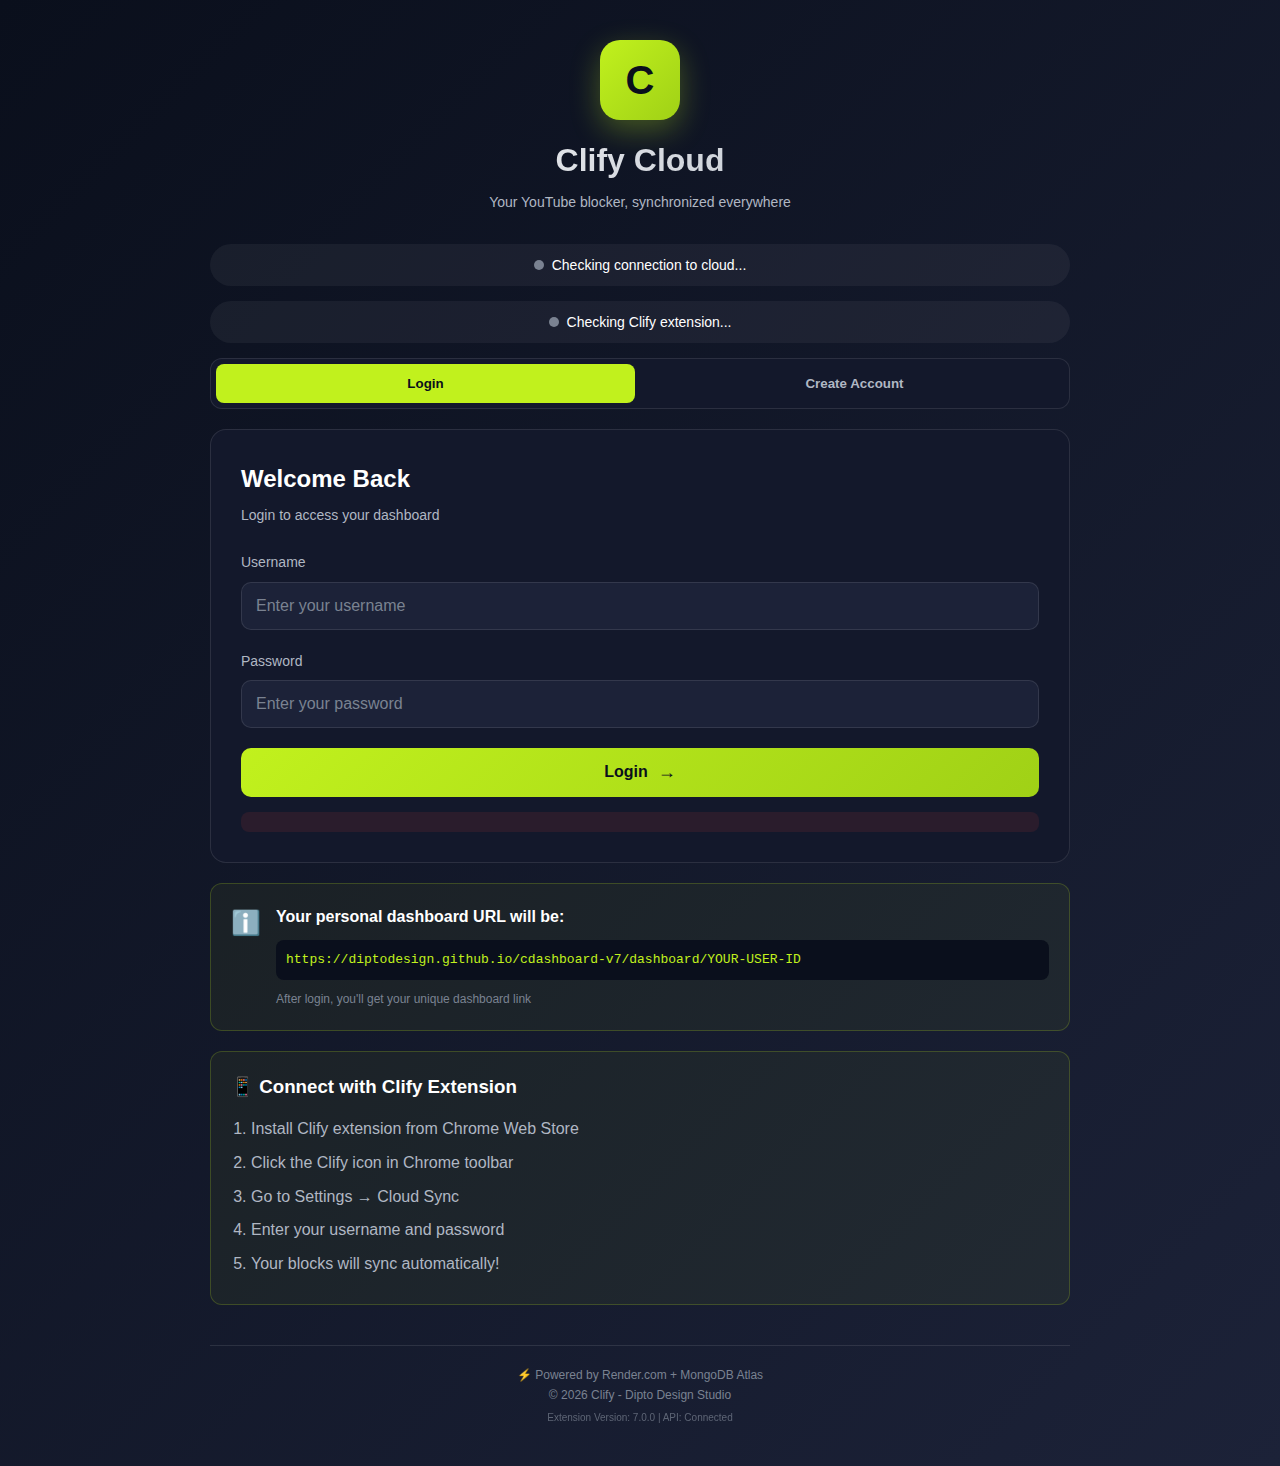
<file: index.html>
<!DOCTYPE html>
<html lang="en">
<head>
    <meta charset="UTF-8">
    <meta name="viewport" content="width=device-width, initial-scale=1.0">
    <title>Clify Cloud - Login</title>
    <link rel="stylesheet" href="style.css">
</head>
<body>
    <div class="container">
        <!-- Logo -->
        <div class="logo">
            <div class="logo-icon">C</div>
            <h1>Clify Cloud</h1>
            <p>Your YouTube blocker, synchronized everywhere</p>
        </div>
        
        <!-- Connection Status -->
        <div class="connection-status" id="connectionStatus">
            <span class="dot" id="statusDot"></span>
            <span id="statusText">Checking connection to cloud...</span>
        </div>
        
        <!-- Extension Status -->
        <div class="extension-status" id="extensionStatus">
            <span class="ext-dot" id="extDot"></span>
            <span id="extText">Checking Clify extension...</span>
        </div>
        
        <!-- Tab Navigation -->
        <div class="tabs">
            <button class="tab active" onclick="showTab('login')">Login</button>
            <button class="tab" onclick="showTab('register')">Create Account</button>
        </div>
        
        <!-- Login Form -->
        <div id="loginForm" class="form active">
            <h2>Welcome Back</h2>
            <p class="form-subtitle">Login to access your dashboard</p>
            
            <div class="form-group">
                <label>Username</label>
                <input type="text" id="loginUsername" placeholder="Enter your username">
            </div>
            
            <div class="form-group">
                <label>Password</label>
                <input type="password" id="loginPassword" placeholder="Enter your password">
            </div>
            
            <button onclick="login()" class="btn-primary">
                <span>Login</span>
                <i class="arrow">→</i>
            </button>
            
            <div id="loginError" class="error-message"></div>
        </div>
        
        <!-- Register Form -->
        <div id="registerForm" class="form">
            <h2>Create Account</h2>
            <p class="form-subtitle">Get your personal dashboard URL</p>
            
            <div class="form-group">
                <label>Username</label>
                <input type="text" id="regUsername" placeholder="Choose a username">
            </div>
            
            <div class="form-group">
                <label>Password (min 6 characters)</label>
                <input type="password" id="regPassword" placeholder="Choose a password">
            </div>
            
            <div class="form-group">
                <label>Confirm Password</label>
                <input type="password" id="regConfirm" placeholder="Confirm your password">
            </div>
            
            <button onclick="register()" class="btn-primary">
                <span>Create Account</span>
                <i class="arrow">→</i>
            </button>
            
            <div id="registerError" class="error-message"></div>
            <div id="registerSuccess" class="success-message"></div>
        </div>
        
        <!-- Info Box -->
        <div class="info-box">
            <div class="info-icon">ℹ️</div>
            <div class="info-content">
                <strong>Your personal dashboard URL will be:</strong>
                <code id="previewUrl">https://diptodesign.github.io/cdashboard-v7/dashboard/YOUR-USER-ID</code>
                <p class="info-note">After login, you'll get your unique dashboard link</p>
            </div>
        </div>
        
        <!-- Sync Instructions -->
        <div class="sync-instructions">
            <h3>📱 Connect with Clify Extension</h3>
            <ol>
                <li>Install Clify extension from Chrome Web Store</li>
                <li>Click the Clify icon in Chrome toolbar</li>
                <li>Go to Settings → Cloud Sync</li>
                <li>Enter your username and password</li>
                <li>Your blocks will sync automatically!</li>
            </ol>
        </div>
        
        <!-- Footer -->
        <div class="footer">
            <p>⚡ Powered by Render.com + MongoDB Atlas</p>
            <p>© 2026 Clify - Dipto Design Studio</p>
            <p class="small">Extension Version: 7.0.0 | API: Connected</p>
        </div>
    </div>
    
    <script src="dashboard.js"></script>
</body>
</html>
</file>
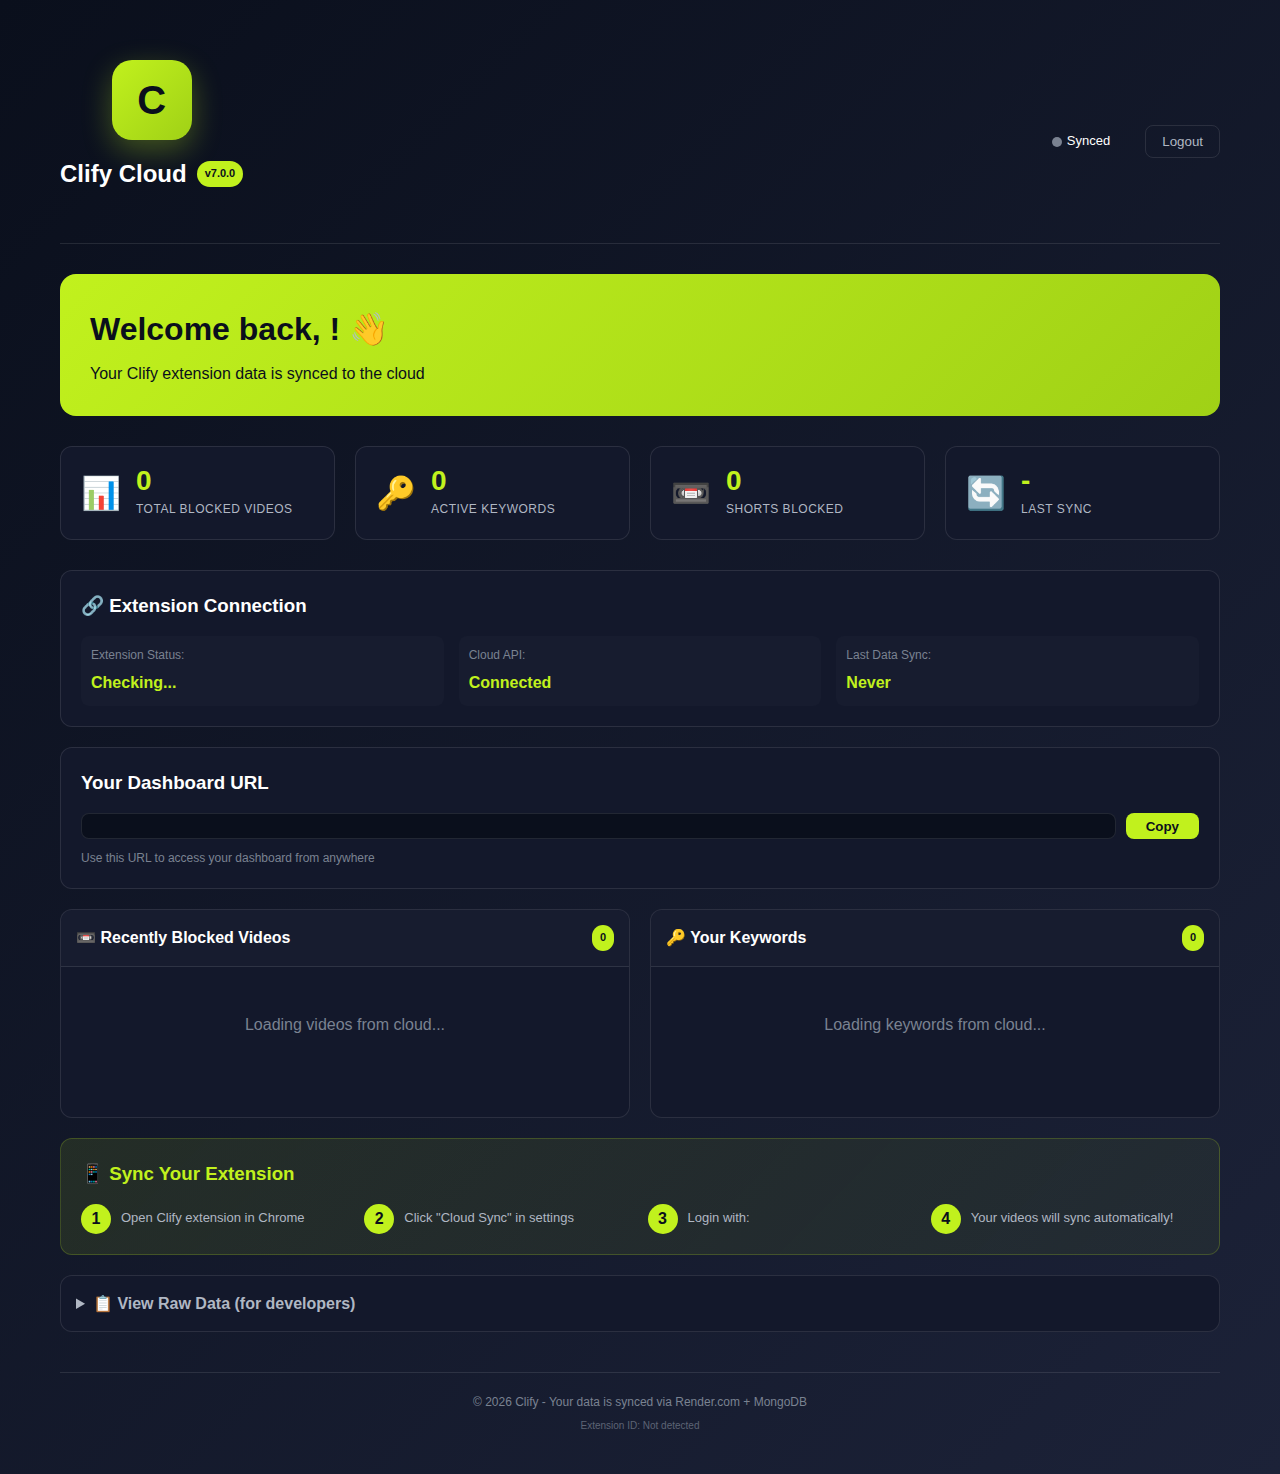
<file: dashboard.html>
<!DOCTYPE html>
<html lang="en">
<head>
    <meta charset="UTF-8">
    <meta name="viewport" content="width=device-width, initial-scale=1.0">
    <title>My Clify Dashboard</title>
    <link rel="stylesheet" href="style.css">
</head>
<body>
    <div class="dashboard-container">
        <!-- Header -->
        <header class="dashboard-header">
            <div class="logo">
                <div class="logo-icon">C</div>
                <div class="logo-text">
                    <h2>Clify Cloud</h2>
                    <span class="badge">v7.0.0</span>
                </div>
            </div>
            
            <div class="header-actions">
                <div class="sync-status" id="syncStatus">
                    <span class="sync-dot" id="syncDot"></span>
                    <span id="syncText">Synced</span>
                </div>
                <div class="user-menu">
                    <span class="username" id="username"></span>
                    <button onclick="logout()" class="logout-btn">Logout</button>
                </div>
            </div>
        </header>
        
        <!-- Main Content -->
        <main class="dashboard-main">
            <!-- Welcome Card -->
            <div class="welcome-card">
                <h1>Welcome back, <span id="displayName"></span>! 👋</h1>
                <p>Your Clify extension data is synced to the cloud</p>
            </div>
            
            <!-- Stats Grid -->
            <div class="stats-grid">
                <div class="stat-card">
                    <div class="stat-icon">📊</div>
                    <div class="stat-content">
                        <div class="stat-value" id="totalBlocks">0</div>
                        <div class="stat-label">Total Blocked Videos</div>
                    </div>
                </div>
                
                <div class="stat-card">
                    <div class="stat-icon">🔑</div>
                    <div class="stat-content">
                        <div class="stat-value" id="keywordsCount">0</div>
                        <div class="stat-label">Active Keywords</div>
                    </div>
                </div>
                
                <div class="stat-card">
                    <div class="stat-icon">📼</div>
                    <div class="stat-content">
                        <div class="stat-value" id="shortsCount">0</div>
                        <div class="stat-label">Shorts Blocked</div>
                    </div>
                </div>
                
                <div class="stat-card">
                    <div class="stat-icon">🔄</div>
                    <div class="stat-content">
                        <div class="stat-value" id="lastSync">-</div>
                        <div class="stat-label">Last Sync</div>
                    </div>
                </div>
            </div>
            
            <!-- Connection Info -->
            <div class="info-card">
                <h3>🔗 Extension Connection</h3>
                <div class="connection-details">
                    <div class="detail-item">
                        <span class="detail-label">Extension Status:</span>
                        <span class="detail-value" id="extConnectionStatus">Checking...</span>
                    </div>
                    <div class="detail-item">
                        <span class="detail-label">Cloud API:</span>
                        <span class="detail-value" id="apiStatus">Connected</span>
                    </div>
                    <div class="detail-item">
                        <span class="detail-label">Last Data Sync:</span>
                        <span class="detail-value" id="lastDataSync">Never</span>
                    </div>
                </div>
            </div>
            
            <!-- User Info Card -->
            <div class="info-card">
                <h3>Your Dashboard URL</h3>
                <div class="url-container">
                    <code id="dashboardUrl" class="dashboard-url"></code>
                    <button onclick="copyUrl()" class="copy-btn">Copy</button>
                </div>
                <p class="url-note">Use this URL to access your dashboard from anywhere</p>
            </div>
            
            <!-- Data Sections -->
            <div class="data-sections">
                <!-- Blocked Videos -->
                <div class="data-section">
                    <div class="section-header">
                        <h3>📼 Recently Blocked Videos</h3>
                        <span class="badge" id="videoCount">0</span>
                    </div>
                    <div class="section-content" id="recentVideos">
                        <div class="loading">Loading videos from cloud...</div>
                    </div>
                </div>
                
                <!-- Keywords -->
                <div class="data-section">
                    <div class="section-header">
                        <h3>🔑 Your Keywords</h3>
                        <span class="badge" id="keywordCount">0</span>
                    </div>
                    <div class="section-content" id="keywordList">
                        <div class="loading">Loading keywords from cloud...</div>
                    </div>
                </div>
            </div>
            
            <!-- Extension Instructions -->
            <div class="extension-card">
                <h3>📱 Sync Your Extension</h3>
                <div class="steps">
                    <div class="step">
                        <span class="step-number">1</span>
                        <span class="step-text">Open Clify extension in Chrome</span>
                    </div>
                    <div class="step">
                        <span class="step-number">2</span>
                        <span class="step-text">Click "Cloud Sync" in settings</span>
                    </div>
                    <div class="step">
                        <span class="step-number">3</span>
                        <span class="step-text">Login with: <strong id="loginHint"></strong></span>
                    </div>
                    <div class="step">
                        <span class="step-number">4</span>
                        <span class="step-text">Your videos will sync automatically!</span>
                    </div>
                </div>
            </div>
            
            <!-- Raw Data (for debugging) -->
            <div class="raw-data">
                <details>
                    <summary>📋 View Raw Data (for developers)</summary>
                    <pre id="rawData"></pre>
                </details>
            </div>
        </main>
        
        <!-- Footer -->
        <footer class="dashboard-footer">
            <p>© 2026 Clify - Your data is synced via Render.com + MongoDB</p>
            <p class="small">Extension ID: <span id="extensionId">Not detected</span></p>
        </footer>
    </div>
    
    <script src="dashboard.js"></script>
</body>
</html>
</file>
<file: style.css>
/* ============================================
   STYLE.CSS - COMPLETE DASHBOARD STYLES
   ============================================ */

:root {
    --primary: #c1f11d;
    --primary-dark: #a0d116;
    --bg-dark: #0A0F1C;
    --bg-card: #13182B;
    --bg-input: #1C2238;
    --text-primary: #FFFFFF;
    --text-secondary: #B0B7C3;
    --text-muted: #7A8291;
    --success: #4caf50;
    --error: #f44336;
    --warning: #ff9800;
    --border: rgba(255, 255, 255, 0.1);
}

* {
    margin: 0;
    padding: 0;
    box-sizing: border-box;
}

body {
    font-family: -apple-system, BlinkMacSystemFont, 'Segoe UI', Roboto, Oxygen, Ubuntu, sans-serif;
    background: linear-gradient(135deg, var(--bg-dark), #1C2238);
    color: var(--text-primary);
    min-height: 100vh;
    line-height: 1.6;
}

/* Container */
.container, .dashboard-container {
    max-width: 900px;
    margin: 0 auto;
    padding: 40px 20px;
}

.dashboard-container {
    max-width: 1200px;
}

/* Logo */
.logo {
    text-align: center;
    margin-bottom: 30px;
}

.logo-icon {
    width: 80px;
    height: 80px;
    background: linear-gradient(135deg, var(--primary), var(--primary-dark));
    border-radius: 20px;
    display: flex;
    align-items: center;
    justify-content: center;
    font-size: 40px;
    font-weight: bold;
    color: var(--bg-dark);
    margin: 0 auto 15px;
    box-shadow: 0 10px 30px rgba(193, 241, 29, 0.3);
}

.logo h1 {
    font-size: 32px;
    margin-bottom: 5px;
    background: linear-gradient(135deg, #fff, #B0B7C3);
    -webkit-background-clip: text;
    -webkit-text-fill-color: transparent;
}

.logo p {
    color: var(--text-secondary);
    font-size: 14px;
}

/* Status Indicators */
.connection-status, .extension-status {
    display: flex;
    align-items: center;
    justify-content: center;
    gap: 8px;
    margin-bottom: 15px;
    padding: 10px;
    background: rgba(255,255,255,0.05);
    border-radius: 30px;
    font-size: 14px;
}

.dot, .ext-dot, .sync-dot {
    width: 10px;
    height: 10px;
    border-radius: 50%;
    background: var(--text-muted);
}

.dot.connected, .ext-dot.connected, .sync-dot.connected {
    background: var(--success);
    box-shadow: 0 0 10px var(--success);
}

.dot.disconnected, .ext-dot.disconnected, .sync-dot.disconnected {
    background: var(--error);
}

/* Tabs */
.tabs {
    display: flex;
    gap: 10px;
    margin-bottom: 20px;
    background: var(--bg-card);
    padding: 5px;
    border-radius: 12px;
    border: 1px solid var(--border);
}

.tab {
    flex: 1;
    padding: 12px;
    background: transparent;
    border: none;
    color: var(--text-secondary);
    border-radius: 8px;
    cursor: pointer;
    font-weight: 600;
    transition: all 0.3s;
}

.tab.active {
    background: var(--primary);
    color: var(--bg-dark);
}

/* Forms */
.form {
    display: none;
    background: var(--bg-card);
    border: 1px solid var(--border);
    border-radius: 16px;
    padding: 30px;
    margin-bottom: 20px;
}

.form.active {
    display: block;
    animation: fadeIn 0.5s;
}

@keyframes fadeIn {
    from { opacity: 0; transform: translateY(10px); }
    to { opacity: 1; transform: translateY(0); }
}

.form h2 {
    margin-bottom: 5px;
    color: var(--text-primary);
}

.form-subtitle {
    color: var(--text-secondary);
    font-size: 14px;
    margin-bottom: 25px;
}

.form-group {
    margin-bottom: 20px;
}

label {
    display: block;
    color: var(--text-secondary);
    margin-bottom: 8px;
    font-size: 14px;
    font-weight: 500;
}

input {
    width: 100%;
    padding: 14px;
    background: var(--bg-input);
    border: 1px solid var(--border);
    border-radius: 10px;
    color: var(--text-primary);
    font-size: 16px;
    transition: all 0.3s;
}

input:focus {
    outline: none;
    border-color: var(--primary);
    box-shadow: 0 0 0 3px rgba(193, 241, 29, 0.1);
}

input::placeholder {
    color: var(--text-muted);
}

/* Buttons */
.btn-primary {
    width: 100%;
    padding: 14px;
    background: linear-gradient(135deg, var(--primary), var(--primary-dark));
    border: none;
    border-radius: 10px;
    color: var(--bg-dark);
    font-weight: 700;
    font-size: 16px;
    cursor: pointer;
    display: flex;
    align-items: center;
    justify-content: center;
    gap: 10px;
    transition: all 0.3s;
}

.btn-primary:hover {
    transform: translateY(-2px);
    box-shadow: 0 5px 20px rgba(193, 241, 29, 0.3);
}

.arrow {
    font-size: 18px;
    transition: transform 0.3s;
}

.btn-primary:hover .arrow {
    transform: translateX(5px);
}

/* Messages */
.error-message {
    color: var(--error);
    font-size: 14px;
    margin-top: 15px;
    padding: 10px;
    background: rgba(244, 67, 54, 0.1);
    border-radius: 8px;
    text-align: center;
}

.success-message {
    color: var(--success);
    font-size: 14px;
    margin-top: 15px;
    padding: 10px;
    background: rgba(76, 175, 80, 0.1);
    border-radius: 8px;
    text-align: center;
}

/* Info Box */
.info-box, .sync-instructions {
    background: rgba(193, 241, 29, 0.05);
    border: 1px solid rgba(193, 241, 29, 0.2);
    border-radius: 12px;
    padding: 20px;
    margin: 20px 0;
}

.info-box {
    display: flex;
    align-items: flex-start;
    gap: 15px;
}

.info-icon {
    font-size: 24px;
}

.info-content {
    flex: 1;
}

.info-content strong {
    display: block;
    margin-bottom: 10px;
    color: var(--text-primary);
}

.info-content code {
    display: block;
    padding: 10px;
    background: var(--bg-dark);
    border-radius: 8px;
    color: var(--primary);
    font-size: 13px;
    word-break: break-all;
}

.info-note {
    margin-top: 10px;
    color: var(--text-muted);
    font-size: 12px;
}

/* Sync Instructions */
.sync-instructions h3 {
    margin-bottom: 15px;
    color: var(--text-primary);
}

.sync-instructions ol {
    margin-left: 20px;
    color: var(--text-secondary);
}

.sync-instructions li {
    margin-bottom: 8px;
}

/* Dashboard Header */
.dashboard-header {
    display: flex;
    justify-content: space-between;
    align-items: center;
    padding: 20px 0;
    border-bottom: 1px solid var(--border);
    margin-bottom: 30px;
}

.logo-text {
    display: flex;
    align-items: center;
    gap: 10px;
}

.badge {
    padding: 4px 8px;
    background: var(--primary);
    color: var(--bg-dark);
    border-radius: 20px;
    font-size: 11px;
    font-weight: 700;
}

.header-actions {
    display: flex;
    align-items: center;
    gap: 20px;
}

.sync-status {
    display: flex;
    align-items: center;
    gap: 5px;
    font-size: 13px;
}

.user-menu {
    display: flex;
    align-items: center;
    gap: 15px;
}

.username {
    color: var(--primary);
    font-weight: 600;
}

.logout-btn {
    padding: 8px 16px;
    background: transparent;
    border: 1px solid var(--border);
    color: var(--text-secondary);
    border-radius: 8px;
    cursor: pointer;
    transition: all 0.3s;
}

.logout-btn:hover {
    background: var(--error);
    border-color: var(--error);
    color: white;
}

/* Welcome Card */
.welcome-card {
    background: linear-gradient(135deg, var(--primary), var(--primary-dark));
    color: var(--bg-dark);
    padding: 30px;
    border-radius: 16px;
    margin-bottom: 30px;
}

.welcome-card h1 {
    margin-bottom: 5px;
}

/* Stats Grid */
.stats-grid {
    display: grid;
    grid-template-columns: repeat(auto-fit, minmax(200px, 1fr));
    gap: 20px;
    margin-bottom: 30px;
}

.stat-card {
    background: var(--bg-card);
    border: 1px solid var(--border);
    border-radius: 12px;
    padding: 20px;
    display: flex;
    align-items: center;
    gap: 15px;
    transition: all 0.3s;
}

.stat-card:hover {
    transform: translateY(-5px);
    border-color: var(--primary);
    box-shadow: 0 10px 30px rgba(0,0,0,0.3);
}

.stat-icon {
    font-size: 32px;
}

.stat-content {
    flex: 1;
}

.stat-value {
    font-size: 28px;
    font-weight: 700;
    color: var(--primary);
    line-height: 1;
    margin-bottom: 5px;
}

.stat-label {
    color: var(--text-secondary);
    font-size: 12px;
    text-transform: uppercase;
    letter-spacing: 0.5px;
}

/* Info Card */
.info-card {
    background: var(--bg-card);
    border: 1px solid var(--border);
    border-radius: 12px;
    padding: 20px;
    margin-bottom: 20px;
}

.info-card h3 {
    margin-bottom: 15px;
    color: var(--text-primary);
}

.connection-details {
    display: grid;
    grid-template-columns: repeat(auto-fit, minmax(200px, 1fr));
    gap: 15px;
}

.detail-item {
    padding: 10px;
    background: rgba(255,255,255,0.02);
    border-radius: 8px;
}

.detail-label {
    display: block;
    color: var(--text-muted);
    font-size: 12px;
    margin-bottom: 5px;
}

.detail-value {
    color: var(--primary);
    font-weight: 600;
}

.url-container {
    display: flex;
    gap: 10px;
    margin-bottom: 10px;
}

.dashboard-url {
    flex: 1;
    padding: 12px;
    background: var(--bg-dark);
    border: 1px solid var(--border);
    border-radius: 8px;
    color: var(--primary);
    font-size: 13px;
    word-break: break-all;
}

.copy-btn {
    padding: 0 20px;
    background: var(--primary);
    border: none;
    border-radius: 8px;
    color: var(--bg-dark);
    font-weight: 600;
    cursor: pointer;
    transition: all 0.3s;
}

.copy-btn:hover {
    background: var(--primary-dark);
    transform: scale(1.05);
}

.url-note {
    color: var(--text-muted);
    font-size: 12px;
}

/* Data Sections */
.data-sections {
    display: grid;
    grid-template-columns: 1fr 1fr;
    gap: 20px;
    margin-bottom: 20px;
}

@media (max-width: 768px) {
    .data-sections {
        grid-template-columns: 1fr;
    }
}

.data-section {
    background: var(--bg-card);
    border: 1px solid var(--border);
    border-radius: 12px;
    overflow: hidden;
}

.section-header {
    display: flex;
    justify-content: space-between;
    align-items: center;
    padding: 15px;
    background: rgba(255,255,255,0.02);
    border-bottom: 1px solid var(--border);
}

.section-header h3 {
    color: var(--text-primary);
    font-size: 16px;
}

.section-content {
    padding: 15px;
    min-height: 150px;
    max-height: 250px;
    overflow-y: auto;
}

/* Video List */
.video-item {
    display: flex;
    justify-content: space-between;
    align-items: center;
    padding: 10px;
    border-bottom: 1px solid var(--border);
}

.video-item:last-child {
    border-bottom: none;
}

.video-title {
    color: var(--text-primary);
    font-size: 13px;
    font-weight: 500;
    flex: 1;
    white-space: nowrap;
    overflow: hidden;
    text-overflow: ellipsis;
    margin-right: 10px;
}

.video-reason {
    font-size: 11px;
    padding: 3px 8px;
    border-radius: 12px;
    background: rgba(193, 241, 29, 0.1);
    color: var(--primary);
    margin-right: 10px;
}

.video-time {
    font-size: 11px;
    color: var(--text-muted);
}

/* Keyword Tags */
.keyword-tags {
    display: flex;
    flex-wrap: wrap;
    gap: 8px;
}

.keyword-tag {
    padding: 5px 12px;
    background: rgba(193, 241, 29, 0.1);
    border: 1px solid rgba(193, 241, 29, 0.2);
    border-radius: 20px;
    color: var(--primary);
    font-size: 12px;
}

/* Extension Card */
.extension-card {
    background: linear-gradient(135deg, rgba(193, 241, 29, 0.1), rgba(193, 241, 29, 0.05));
    border: 1px solid rgba(193, 241, 29, 0.2);
    border-radius: 12px;
    padding: 20px;
    margin: 20px 0;
}

.extension-card h3 {
    margin-bottom: 15px;
    color: var(--primary);
}

.steps {
    display: grid;
    grid-template-columns: repeat(auto-fit, minmax(200px, 1fr));
    gap: 15px;
}

.step {
    display: flex;
    align-items: center;
    gap: 10px;
}

.step-number {
    width: 30px;
    height: 30px;
    background: var(--primary);
    color: var(--bg-dark);
    border-radius: 50%;
    display: flex;
    align-items: center;
    justify-content: center;
    font-weight: 700;
}

.step-text {
    color: var(--text-secondary);
    font-size: 13px;
}

/* Loading */
.loading {
    text-align: center;
    color: var(--text-muted);
    padding: 30px;
}

.error {
    text-align: center;
    color: var(--error);
    padding: 30px;
}

/* Raw Data */
.raw-data {
    background: var(--bg-card);
    border: 1px solid var(--border);
    border-radius: 12px;
    padding: 15px;
    margin-top: 20px;
}

.raw-data summary {
    cursor: pointer;
    color: var(--text-secondary);
    font-weight: 600;
}

.raw-data pre {
    margin-top: 15px;
    padding: 15px;
    background: var(--bg-dark);
    border-radius: 8px;
    color: var(--text-secondary);
    font-size: 12px;
    overflow-x: auto;
    white-space: pre-wrap;
}

/* Footer */
.footer, .dashboard-footer {
    text-align: center;
    margin-top: 40px;
    padding-top: 20px;
    border-top: 1px solid var(--border);
    color: var(--text-muted);
    font-size: 12px;
}

.small {
    font-size: 10px;
    margin-top: 5px;
    opacity: 0.7;
}
</file>
